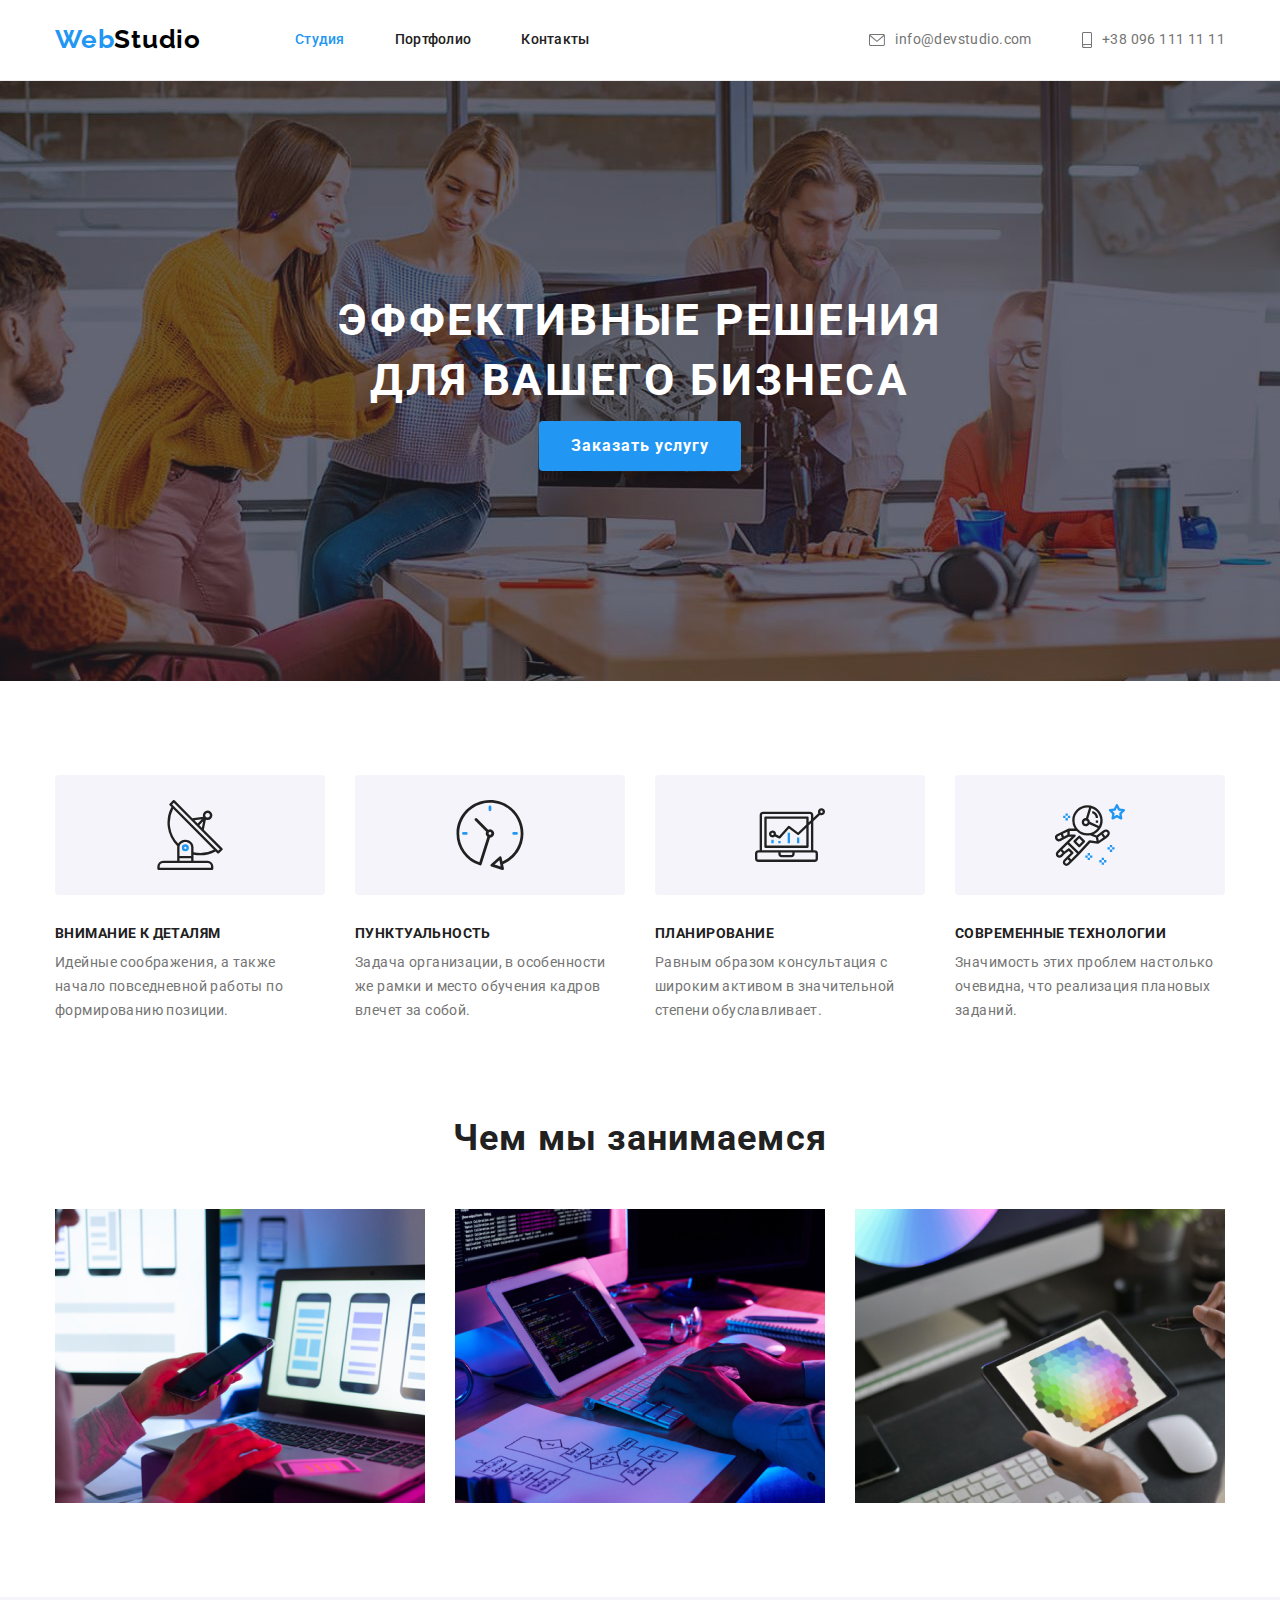
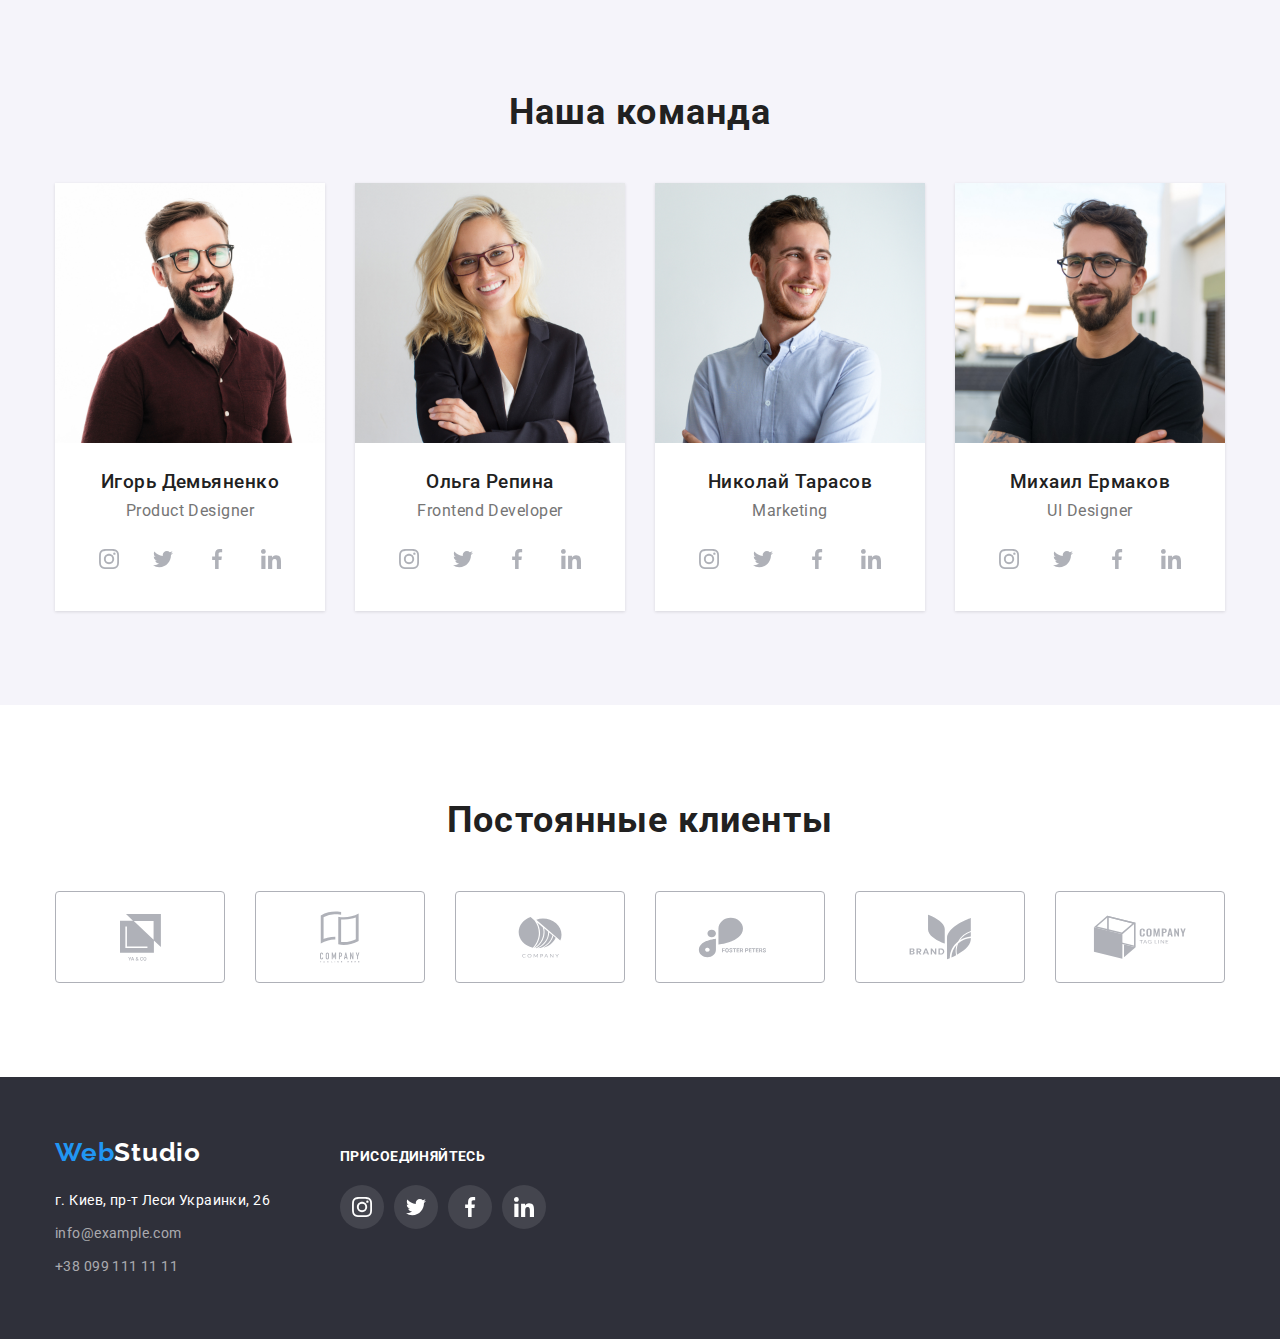
<file: index.html>
<!DOCTYPE html>
<html lang="ru">

<head>
    <meta charset="UTF-8">
    <meta http-equiv="X-UA-Compatible" content="IE=edge">
    <meta name="viewport" content="width=device-width, initial-scale=1.0">
    <title>goit-markup-hw-04</title>
    <link rel="preconnect" href="https://fonts.gstatic.com">
    <link
    href="https://fonts.googleapis.com/css2?family=Raleway:wght@700&family=Roboto:wght@400;500;700;900&display=swap"
    rel="stylesheet">
    <link rel="stylesheet" href="https://cdnjs.cloudflare.com/ajax/libs/modern-normalize/1.0.0/modern-normalize.min.css" />
    <link rel="stylesheet" href="./css/styles.css">
</head>

<body>
    <header class="header">
        <!--My comment-->
        <div class="container head">
            <a href="#" class="logo-link"> <span class="logo">Web</span><span class="logo-item">Studio</span></a>
            <nav class="nav">
                <ul class="nav-list">
                    <li>
                        <a class="nav-list-link current" href="./index.html">Студия</a>
                    </li>
                    <li>
                        <a class="nav-list-link" href="./portfolio.html">Портфолио</a>
                    </li>
                    <li>
                        <a class="nav-list-link" href="#contacts">Контакты</a>
                    </li>
                </ul>
            </nav>
            <ul class="contacts-list">
                <li class="contacts-list-item"> 
                <a class="contacts-list-link" href="mailto:info@devstudio.com ">
                    <svg class="contacts-icon" width="16px" height="12px">
                        <use href="./images/icons.svg#email">
                        </use>
                    </svg>info@devstudio.com</a>
                </li>
                <li class="contacts-list-item">
                <a class="contacts-list-link" href="tel:+380961111111"> 
                    <svg class="contacts-icon" width="10px" height="16px">
                        <use href="./images/icons.svg#phone">
                        </use>
                    </svg>+38 096 111 11 11</a>
                </li>
            </ul>
        </div>
    </header>
    <main>
        <!--Main content-->
        <section class=" section main">
            <div class="container hero">
                <!--Hero-->
                <!-- <div class="hero-title"> -->
        <h1 class="main-title">эффективные решения для вашего бизнеса</h1>
                <!-- </div> -->
                <div class="hero-button">
                <button class="button-order" type="button" width="">Заказать услугу</button>
                </div>
            </div>
        </section>

        <section class="section our-advantages">
            <!-- Наши преимущества-->
            <div class="container">
                <h2 class="visual-hiden">Наши преимущества</h2>
                <ul class="advantages">
                    <li class="advantegs-item">
                        <div class="advantages-icon">
                            <svg width="70" height="70"> 
                                <use href="./images/icons.svg#antenna"> 
                                </use>
                            </svg>
                        </div>
                        <div class="card-adv-content">
                            <h3 class="caption-title">внимание к деталям</h3>
                                <p class="card-adv-text">Идейные соображения, а также начало повседневной работы по формированию позиции.</p>
                        </div>
                    </li>
                    <li class="advantegs-item">
                        <div class="advantages-icon">
                            <svg width="70" height="70">
                                <use href="./images/icons.svg#clock"> 
                                </use>
                            </svg>
                        </div>                        
                        <div class="card-adv-content">
                            <h3 class="caption-title">пунктуальность</h3>
                                <p class="card-adv-text">Задача организации, в особенности же рамки и место обучения кадров влечет за собой.</p>
                        </div>
                    </li>
                    <li class="advantegs-item">
                        <div class="advantages-icon">
                            <svg width="70" height="70">
                                <use href="./images/icons.svg#diagram">
                                </use>
                            </svg>
                        </div>
                        <div class="card-adv-content">
                            <h3 class="caption-title">планирование</h3>
                                <p class="card-adv-text">Равным образом консультация с широким активом в значительной степени обуславливает.</p>
                        </div>
                    </li>
                    <li class="advantegs-item">
                        <div class="advantages-icon">
                            <svg width="70" height="70">
                                <use href="./images/icons.svg#astronaut">
                                </use>
                            </svg>
                        </div>
                        <div class="card-adv-content">
                            <h3 class="caption-title">современные технологии</h3>
                                <p class="card-adv-text">Значимость этих проблем настолько очевидна, что реализация плановых заданий.</p>
                        </div>
                    </li>
                </ul>
            </div>
        </section>

        <section class="section what-we-do">
            <div class="container ">
                <!--Чем мы занимаемся-->
                <h2 class="heading">Чем мы занимаемся</h2>
                <ul class="img-list">
                <li> <img src="./images/telefon.jpg" width="370" alt="разработка приложений на мобильный телефон"></li>
                <li> <img src="./images/table.jpg" width="370" alt="компьтерный стол"></li>
                <li> <img src="./images/planshet.jpg" width="370" alt="планшет"></li>
                </ul>
            </div>
        </section>

        <section class="section teams">
            <div class="container our-team">
                <!--Наша команда-->
                <div class="team">
                <h2 class="heading our-teams">Наша команда</h2>
                <ul class="team-list">
                    <li class="item">
                        <article class="card-team">
                        <div class="card-team-thumb">
                        <img src="images/demianenk.jpg" width="270" alt="Игорь Демьяненко">
                        </div>
                        <div class="card-team-content">
                        <h3 class="card-team-name">Игорь Демьяненко</h3>
                        <p class="card-team-text">Product Designer</p>
                        <ul class="social-icon-list">
                            <li class="social-icon-team">
                                <a class="social-icon-link" href="">
                                    <svg class="social-icon" width="20" height="20">
                                        <use href="./images/icons.svg#instagram"></use>
                                    </svg>
                                </a>
                            </li>
                            <li class="social-icon-team">
                                <a class="social-icon-link" href="">
                                    <svg class="social-icon" width="20" height="20">
                                        <use href="./images/icons.svg#twitter"></use>
                                    </svg>
                                </a>
                            </li>
                            <li class="social-icon-team">
                                <a class="social-icon-link" href="">
                                    <svg class="social-icon" width="20" height="20">
                                        <use href="./images/icons.svg#facebook"></use>
                                    </svg>
                                </a>
                            </li>
                            <li class="social-icon-team">
                                <a class="social-icon-link" href="">
                                    <svg class="social-icon" width="20" height="20">
                                        <use href="./images/icons.svg#linkedin"></use>
                                    </svg>
                                </a>
                            </li>
                        </ul>
                        </div>
                        </article>
                        
                    </li>
                    <li class="item">
                        <article class="card-team">
                        <div class="card-team-thumb">
                        <img src="images/repin.jpg" width="270" alt="Ольга Репина">
                        </div>
                        <div class="card-team-content">
                        <h3 class="card-team-name">Ольга Репина</h3>
                        <p class="card-team-text">Frontend Developer</p>
                        <ul class="social-icon-list">
                            <li class="social-icon-team">
                                <a class="social-icon-link" href="">
                                    <svg class="social-icon" width="20" height="20">
                                        <use href="./images/icons.svg#instagram"></use>
                                    </svg>
                                </a>
                            </li>
                            <li class="social-icon-team">
                                <a class="social-icon-link" href="">
                                    <svg class="social-icon" width="20" height="20">
                                        <use href="./images/icons.svg#twitter"></use>
                                    </svg>
                                </a>
                            </li>
                            <li class="social-icon-team">
                                <a class="social-icon-link" href="">
                                    <svg class="social-icon" width="20" height="20">
                                        <use href="./images/icons.svg#facebook"></use>
                                    </svg>
                                </a>
                            </li>
                            <li class="social-icon-team">
                                <a class="social-icon-link" href="">
                                    <svg class="social-icon" width="20" height="20">
                                        <use href="./images/icons.svg#linkedin"></use>
                                    </svg>
                                </a>
                            </li>
                        </ul>
                        </div>
                        </article>
                    </li>
                    <li class="item">
                        <article class="card-team">
                        <div class="card-team-thumb">
                        <img src="images/taraso.jpg" width="270" alt="Николай Тарасов">
                        </div>
                        <div class="card-team-content">
                        <h3 class="card-team-name">Николай Тарасов</h3>
                        <p class="card-team-text">Marketing</p>
                        <ul class="social-icon-list">
                            <li class="social-icon-team">
                                <a class="social-icon-link" href="">
                                    <svg class="social-icon" width="20" height="20">
                                        <use href="./images/icons.svg#instagram"></use>
                                    </svg>
                                </a>
                            </li>
                            <li class="social-icon-team">
                                <a class="social-icon-link" href="">
                                    <svg class="social-icon" width="20" height="20">
                                        <use href="./images/icons.svg#twitter"></use>
                                    </svg>
                                </a>
                            </li>
                            <li class="social-icon-team">
                                <a class="social-icon-link" href="">
                                    <svg class="social-icon" width="20" height="20">
                                        <use href="./images/icons.svg#facebook"></use>
                                    </svg>
                                </a>
                            </li>
                            <li class="social-icon-team">
                                <a class="social-icon-link" href="">
                                    <svg class="social-icon" width="20" height="20">
                                        <use href="./images/icons.svg#linkedin"></use>
                                    </svg>
                                </a>
                            </li>
                        </ul>
                        </div>
                        </article>
                    </li>
                    <li class="item">
                        <article class="card-team">
                        <div class="card-team-thumb">
                        <img src="images/ermak.jpg" width="270" alt="Михаил Ермаков">
                        </div>
                        <div class="card-team-content">
                        <h3 class="card-team-name">Михаил Ермаков</h3>
                        <p class="card-team-text">UI Designer</p>
                        <ul class="social-icon-list">
                            <li class="social-icon-team">
                                <a class="social-icon-link" href="">
                                    <svg class="social-icon" width="20" height="20">
                                        <use href="./images/icons.svg#instagram"></use>
                                    </svg>
                                </a>
                            </li>
                            <li class="social-icon-team">
                                <a class="social-icon-link" href="">
                                    <svg class="social-icon" width="20" height="20">
                                        <use href="./images/icons.svg#twitter"></use>
                                    </svg>
                                </a>
                            </li>
                            <li class="social-icon-team">
                                <a class="social-icon-link" href="">
                                    <svg class="social-icon" width="20" height="20">
                                        <use href="./images/icons.svg#facebook"></use>
                                    </svg>
                                </a>
                            </li>
                            <li class="social-icon-team">
                                <a class="social-icon-link" href="">
                                    <svg class="social-icon" width="20" height="20">
                                        <use href="./images/icons.svg#linkedin"></use>
                                    </svg>
                                </a>
                            </li>
                        </ul>
                        </div>
                        </article>
                    </li>
                </ul>
                </div>
            </div>
        </section>
        <section class="partners">
        <div class="container">
         <h2 class="heading">Постоянные клиенты</h2>   
        <ul class="partners-icon-list">
            <li class="partners-item">
                <a class="partners-icon-link" href="">
                    <svg class="partners-icon" width="41" height="47">
                        <use href="./images/icons.svg#yago"></use>
                    </svg>
                    </a>
                </li>
            <li class="partners-item">
                <div class="partners-icon-thumb">
                <a class="partners-icon-link" href="">
                    <svg class="partners-icon" width="40" height="52">
                        <use href="./images/icons.svg#companyteg"></use>
                    </svg>
                </a>
                </div>
            </li>
            <li class="partners-item">
                <div class="partners-icon-thumb">
                <a class="partners-icon-link" href="">
                    <svg class="partners-icon" width="44" height="42">
                        <use href="./images/icons.svg#company"></use>
                    </svg>
                </a>
                </div>
            </li>
            <li class="partners-item">
                <div class="partners-icon-thumb">
                <a class="partners-icon-link" href="">
                    <svg class="partners-icon" width="85" height="41">
                        <use href="./images/icons.svg#foster"></use>
                    </svg>
                </a>
                </div>
            </li>
            <li class="partners-item">
                <div class="partners-icon-thumb">
                <a class="partners-icon-link" href="">
                    <svg class="partners-icon" width="63" height="46">
                        <use href="./images/icons.svg#brand"></use>
                    </svg>
                </a>
                </div>
            </li>
            <li class="partners-item">
                <div class="partners-icon-thumb">
                <a class="partners-icon-link" href="">
                    <svg class="partners-icon" width="94" height="44">
                        <use href="./images/icons.svg#teghere"></use>
                    </svg>
                </a>
                </div>
            </li>
        </ul>
        </div>
        </section>

    </main>
    <footer class="footer">
        <div class="container foot">
            <!--copyrite-->
            <div class="foot-id">
                <a href="#" class="logo-link-foot"> <span class="logo">Web</span><span class="logo-item-foot">Studio</span></a>
            <address id="contacts">
                <ul class="contacts-list-foot">
                    <li>
                        <p class="text">г. Киев, пр-т Леси Украинки, 26</p>
                    </li>
                    <li><a class="link mail" href="mailto:info@example.com">info@example.com</a> </li>
                    <li><a class="link tel" href="tel:+380991111111">+38 099 111 11 11</a> </li>
                </ul>
            </address>
            </div>
            <div class="connect">
                <h2 class="connect-title">присоединяйтесь</h2>
                <ul class="social-connect-list">
                    <li class="social-connect-item">
                        <a class="social-connect-link" href="">
                            <svg class="social-connect-icon" width="20" height="20">
                                <use href="./images/icons.svg#instagram"></use>
                            </svg>
                        </a>
                    </li>
                    <li class="social-connect-item">
                        <a class="social-connect-link" href="">
                            <svg class="social-connect-icon" width="20" height="20">
                                <use href="./images/icons.svg#twitter"></use>
                            </svg>
                        </a>
                    </li>
                    <li class="social-connect-item">
                        <a class="social-connect-link" href="">
                            <svg class="social-connect-icon" width="20" height="20">
                                <use href="./images/icons.svg#facebook"></use>
                            </svg>
                        </a>
                    </li>
                    <li class="social-connect-item">
                        <a class="social-connect-link" href="">
                            <svg class="social-connect-icon" width="20" height="20">
                                <use href="./images/icons.svg#linkedin"></use>
                            </svg>
                        </a>
                    </li>
                </ul>
            </div>
        </div>
        
    </footer>
</body>
</html>
</file>
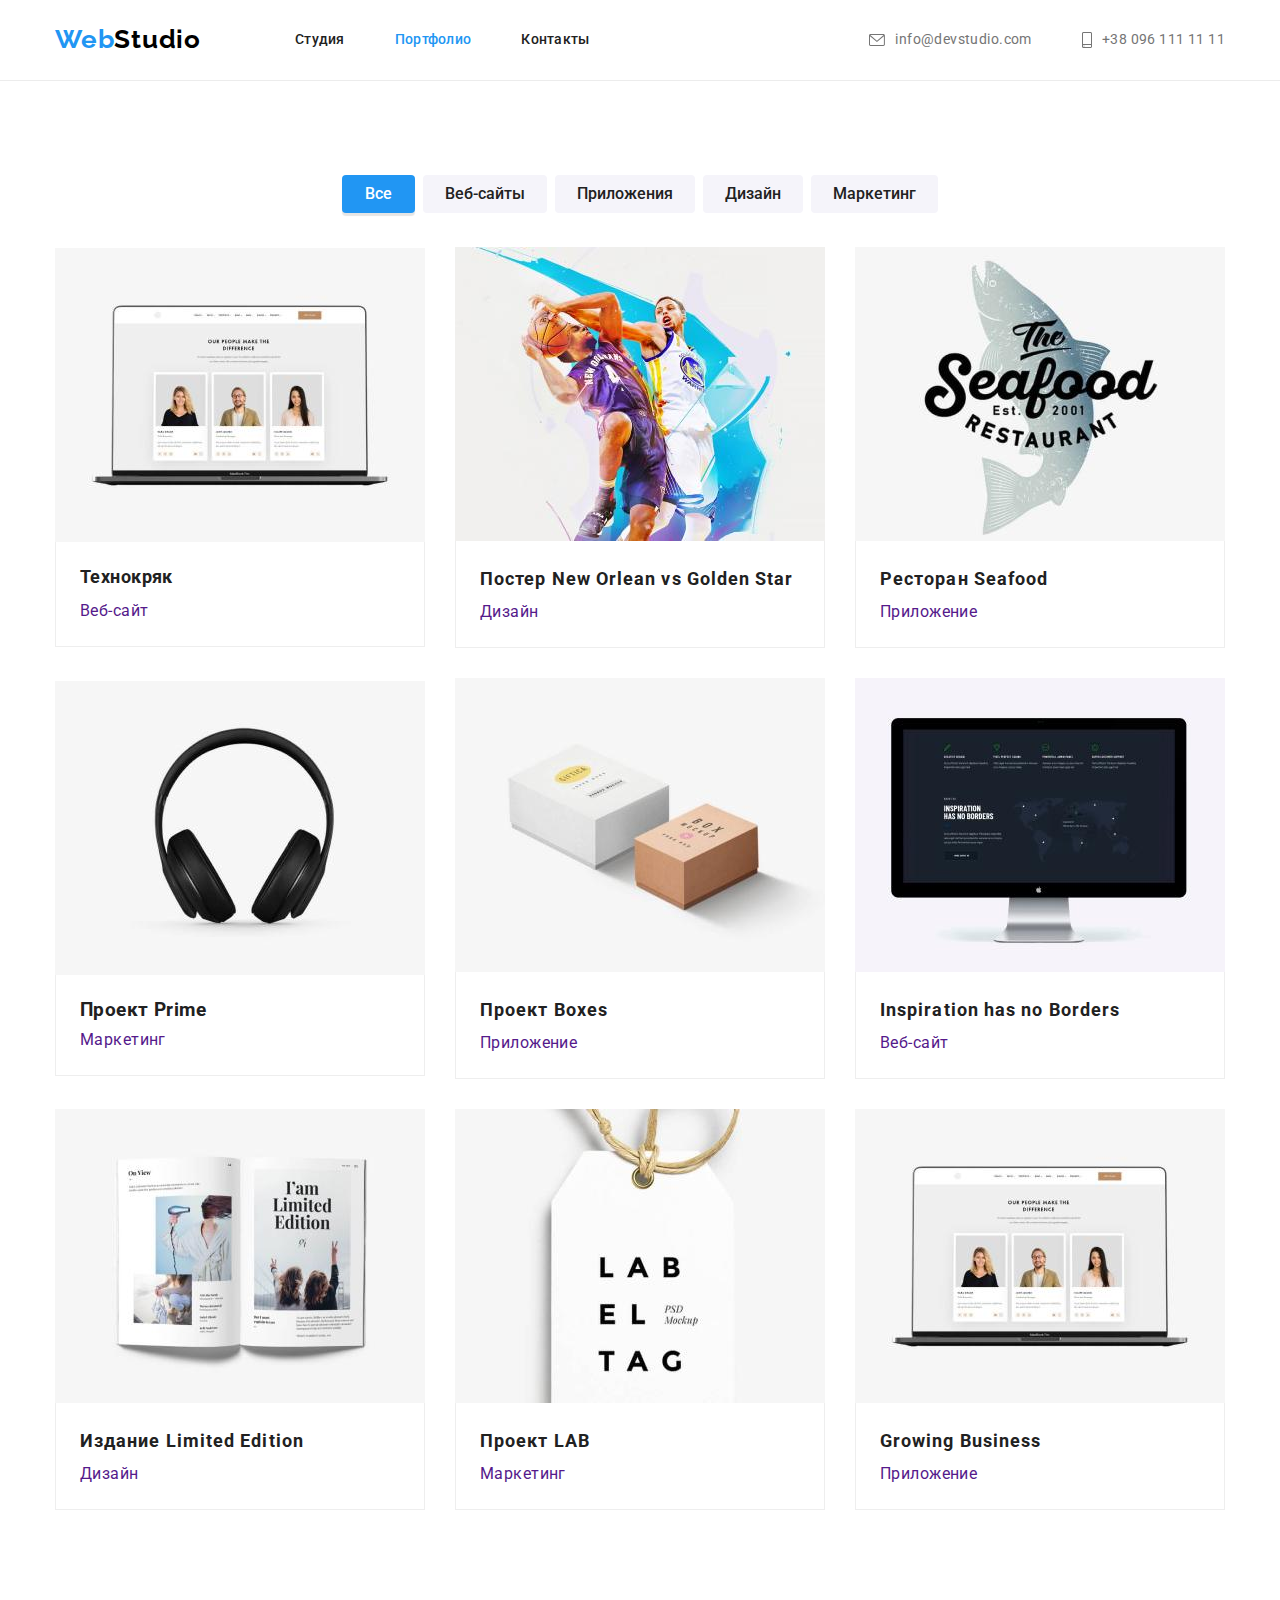
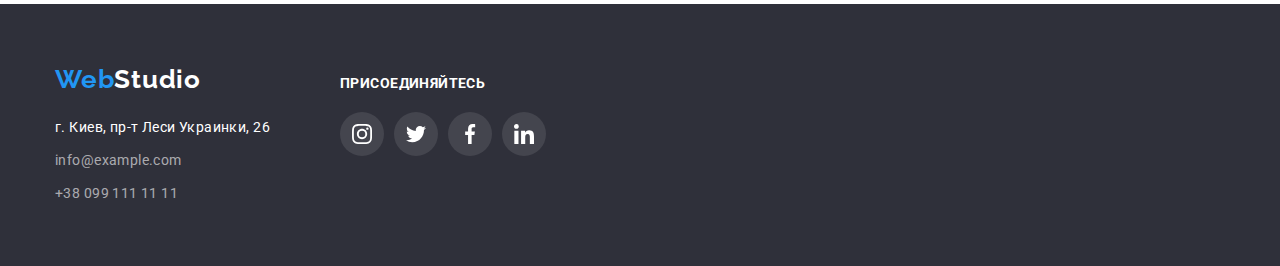
<file: portfolio.html>
<!DOCTYPE html>
<html lang="ru">

<head>
    <meta charset="UTF-8">
    <meta http-equiv="X-UA-Compatible" content="IE=edge">
    <meta name="viewport" content="width=device-width, initial-scale=1.0">
    <title>goit-markup-hw-04</title>
    <link rel="preconnect" href="https://fonts.gstatic.com">
    <link
        href="https://fonts.googleapis.com/css2?family=Raleway:wght@700&family=Roboto:wght@400;500;700;900&display=swap"
        rel="stylesheet">
    <link rel="stylesheet" href="https://cdnjs.cloudflare.com/ajax/libs/modern-normalize/1.0.0/modern-normalize.min.css" />
    <link rel="stylesheet" href="./css/styles.css">
</head>

<body>
    <header class="header">
        <!--My comment-->
        <div class="container head">
            <a href="#" class="logo-link"> <span class="logo">Web</span><span class="logo-item">Studio</span></a>
            <nav class="nav">
                <ul class="nav-list">
                    <li>
                        <a class="nav-list-link" href="./index.html">Студия</a>
                    </li>
                    <li>
                        <a class="nav-list-link current" href="./portfolio.html">Портфолио</a>
                    </li>
                    <li>
                        <a class="nav-list-link" href="#contacts">Контакты</a>
                    </li>
                </ul>
            </nav>
            <ul class="contacts-list">
                <li class="contacts-list-item">
                    <a class="contacts-list-link" href="mailto:info@devstudio.com ">
                        <svg class="contacts-icon" width="16px" height="12px">
                            <use href="./images/icons.svg#email">
                            </use>
                        </svg>info@devstudio.com</a>
                </li>
                <li class="contacts-list-item">
                    <a class="contacts-list-link" href="tel:+380961111111">
                        <svg class="contacts-icon" width="10px" height="16px">
                            <use href="./images/icons.svg#phone">
                            </use>
                        </svg>+38 096 111 11 11</a>
                </li>
            </ul>
        </div>
    </header>
    <main>
        <!--PORTFOLIO-->
        <section class="section">
            <div class="container our-products">
                <h1 class="title-portfolio visual-hiden">Наши продукты</h1>
                <ul class="button-list">
                    <li class="products-button">
                        <button class="button sellect-but" type="button">Все</button>
                    </li>
                    <li class="products-button">
                        <button class="button" type="button">Веб-сайты</button>
                    </li>
                    <li class="products-button">
                        <button class="button" type="button">Приложения</button>
                    </li>
                    <li class="products-button">
                        <button class="button" type="button">Дизайн</button>
                    </li>
                    <li class="products-button">
                        <button class="button" type="button">Маркетинг</button>
                    </li>
                </ul>
                <ul class="products-list">
                    <li class="products-list-item">
                    <a href="" class="products-card">
                        <img src="./images/technokriak.jpg" alt="" width="370">
                        <div class="card-content">
                        <h3 class="card-title">Технокряк</h3>
                        <p class="card-text">Веб-сайт</p>
                        </div>
                    </a>
                    </li>

                    <li class="products-list-item">
                        <a href="" class="products-card">
                        <img src="./images/poster-new-orlean.jpg" alt="" width="370">
                        <div class="card-content">
                        <h3 class="title"> Постер New Orlean vs Golden Star </h3>
                        <p>Дизайн</p>
                        </div>
                        </a>
                    </li>

                    <li class="products-list-item">
                        <a href="" class="products-card">
                        <img src="./images/restoran-seafood.jpg" alt="" width="370">
                        <div class="card-content">
                        <h3 class="title">Ресторан Seafood</h3>
                        <p>Приложение</p>
                        </div>
                        </a>
                    </li>

                    <li class="products-list-item">
                        <a href="" class="products-card">
                        <img src="./images/proekt-prime.jpg" alt="" width="370">
                        <div class="card-content">
                        <h3>Проект Prime</h3>
                        <p>Маркетинг</p>
                        </div>
                        </a>
                    </li>

                    <li class="products-list-item">
                        <a href="" class="products-card">
                        <img src="./images/projekt-boxes.jpg" alt="" width="370">
                        <div class="card-content">
                        <h3 class="title">Проект Boxes</h3>
                        <p>Приложение</p>
                        </div>
                        </a>
                    </li>

                    <li class="products-list-item">
                        <a href="" class="products-card">
                        <img src="./images/inspiration-has-no-borders.jpg" alt="" width="370">
                        <div class="card-content">
                        <h3 class="title">Inspiration has no Borders</h3>
                        <p>Веб-сайт</p>
                        </div>
                        </a>
                    </li>

                    <li class="products-list-item">
                        <a href="" class="products-card">
                        <img src="./images/limited-edition.jpg" alt="" width="370">
                        <div class="card-content">
                        <h3 class="title">Издание Limited Edition</h3>
                        <p>Дизайн</p>
                        </div>
                        </a>
                    </li>

                    <li class="products-list-item">
                        <a href="" class="products-card">
                        <img src="./images/project-lab-el-tag.jpg" alt="" width="370">
                        <div class="card-content">
                        <h3 class="title">Проект LAB</h3>
                        <p>Маркетинг</p>
                        </div>
                        </a>
                    </li>
                    
                    <li class="products-list-item">
                        <a href="" class="products-card">
                        <img src="./images/technokriak.jpg" alt="" width="370">
                        <div class="card-content">
                        <h3 class="title">Growing Business</h3>
                        <p>Приложение</p>
                        </div>
                        </a>
                    </li>
                </ul>
            </div>
        </section>

    </main>
    <footer class="footer">
        <div class="container foot">
            <!--copyrite-->
            <div class="foot-id">
                <a href="#" class="logo-link-foot"> <span class="logo">Web</span><span
                        class="logo-item-foot">Studio</span></a>
                <address id="contacts">
                    <ul class="contacts-list-foot">
                        <li>
                            <p class="text">г. Киев, пр-т Леси Украинки, 26</p>
                        </li>
                        <li><a class="link mail" href="mailto:info@example.com">info@example.com</a> </li>
                        <li><a class="link tel" href="tel:+380991111111">+38 099 111 11 11</a> </li>
                    </ul>
                </address>
            </div>
            <div class="connect">
                <h2 class="connect-title">присоединяйтесь</h2>
                <ul class="social-connect-list">
                    <li class="social-connect-item">
                        <a class="social-connect-link" href="">
                            <svg class="social-connect-icon" width="20" height="20">
                                <use href="./images/icons.svg#instagram"></use>
                            </svg>
                        </a>
                    </li>
                    <li class="social-connect-item">
                        <a class="social-connect-link" href="">
                            <svg class="social-connect-icon" width="20" height="20">
                                <use href="./images/icons.svg#twitter"></use>
                            </svg>
                        </a>
                    </li>
                    <li class="social-connect-item">
                        <a class="social-connect-link" href="">
                            <svg class="social-connect-icon" width="20" height="20">
                                <use href="./images/icons.svg#facebook"></use>
                            </svg>
                        </a>
                    </li>
                    <li class="social-connect-item">
                        <a class="social-connect-link" href="">
                            <svg class="social-connect-icon" width="20" height="20">
                                <use href="./images/icons.svg#linkedin"></use>
                            </svg>
                        </a>
                    </li>
                </ul>
            </div>
        </div>
    
    </footer>
</body>
</html>
</file>
<file: css/styles.css>
:root {
  --active-color: #2196f3;
  --white-color: #ffffff;
  --text-color: #757575;
  --main-font: "Roboto", sans-serif;
  --accent-font: "Raleway", sans-serif;
  --title-color: #212121;
  --button-background: #f5f4fa;
  --button-background-active: #2196f3;
  --back-dark: #2f303a;
  --foot-contact-text: rgba(255, 255, 255, 0.6);
  --back-color-order: #188ce8;
  --card-set-gap: 30px;
  --card-content-bc: #eeeeee;
  --icon-color: #afb1b8;
  --icon-connect: rgba(255, 255, 255, 0.1);
}
* {
  margin: 0;
  padding: 0;
}
/* body styles */
body {
  background-color: var(--white-color);
  font-family: var(--main-font);
  color: var(--text-color);
  font-size: 14px;
  line-height: 1.71em;
  letter-spacing: 0.03em;
}
.container {
  width: 1200px;
  padding-left: 15px;
  padding-right: 15px;
  margin-left: auto;
  margin-right: auto;
}
.section {
  padding: 94px 0;
  margin-left: auto;
  margin-right: auto;
}
ul {
  list-style: none;
}
a {
  text-decoration: none;
}
a:active {
  color: var(--active-color);
}
h1,
h2,
h3,
h4,
h5,
h6 {
  color: var(--title-color);
  margin: 0;
}

p {
  margin: 0;
}

img {
  display: block;
  max-width: 100%;
  height: auto;
}

/* HEDER STYLES */
.head {
  display: flex;
  align-items: center;
  margin-bottom: 0;
}
.header {
  border-bottom: 1px solid #ececec;
}
.nav-list {
  display: flex;
  flex-direction: row;
}
.nav-list > li:not(:last-child) {
  margin-right: 50px;
}
.logo {
  color: var(--active-color);
}
.logo-item {
  color: #000000;
}
.logo-link {
  font-family: var(--accent-font);
  font-weight: 700;
  font-size: 26px;
  line-height: 1.19em;
  letter-spacing: 0.03em;
  margin-right: 94px;
  padding-top: 24px;
  padding-bottom: 25px;
}
.nav a:hover,
.nav a:focus,
.nav .current {
  color: var(--active-color);
}
.nav-list-link {
  font-weight: 500;
  font-size: 14px;
  line-height: 1.14em;
  letter-spacing: 0.02em;
  color: var(--title-color);
  display: flex;
  flex-direction: row;
  align-items: center;
  padding-top: 32px;
  padding-bottom: 32px;
}
.contacts-list {
  line-height: 1.14em;
  display: inline-flex;
  margin-left: auto;
}
.contacts-list-link {
  text-decoration: none;
  display: flex;
  flex-direction: row;
  font-style: normal;
  color: inherit;
  padding-top: 32px;
  padding-bottom: 32px;
  align-items: center;
}
.contacts-list-link:hover,
.contacts-list-link:focus {
  color: var(--active-color);
}
.contacts-list > li:not(:last-child) {
  margin-right: 50px;
}
.contacts-icon {
  fill: currentColor;
  margin-right: 10px;
}

/* HERO SECTION  */
.main {
  height: 600px;
  max-width: 1600px;
  display: flex;
  background-image: linear-gradient(
      rgba(47, 48, 58, 0.4),
      rgba(47, 48, 58, 0.4)
    ),
    url(../images/hero-bc.jpg);
  background-size: cover;
  background-position: center;
  margin-left: auto;
  margin-right: auto;
  padding-top: 200;
  padding-bottom: 200;
}
.hero {
  display: flex;
  align-items: center;
  justify-content: center;
  flex-direction: column;
  flex-wrap: wrap;
  padding-top: 200;
  padding-bottom: 200;
}
.main-title {
  color: var(--white-color);
  font-size: 44px;
  line-height: 1.36em;
  letter-spacing: 0.06em;
  text-align: center;
  justify-content: center;
  width: 696px;
  margin-left: auto;
  margin-right: auto;
  /* padding-top: 200px; */
}
.hero-title {
  display: flex;
  text-align: center;
  justify-content: center;
  align-items: center;
}
.hero .main-title,
.advantages .caption-title,
.connect-title {
  text-transform: uppercase;
}
.visual-hiden {
  visibility: hidden;
  position: absolute;
  clip: rect(0 0 0 0);
  width: 1px;
  height: 1px;
  margin: -1px;
}
.button-order {
  display: inline-block;
  font-weight: 700;
  font-size: 16px;
  line-height: 1.88em;
  color: var(--white-color);
  background-color: var(--button-background-active);
  letter-spacing: 0.06em;
  padding: 10px 32px;
  cursor: pointer;
  border: none;
  box-shadow: 0px 4px 4px rgba(0, 0, 0, 0.15);
  border-radius: 4px;
}
.hero-button {
  display: flex;
  justify-content: center;
  margin-top: 10px;
}
.button.order:hover,
.button.order:focus {
  background-color: var(--back-color-order);
  cursor: pointer;
}
/* SECTION ADVANTAGES */

.caption-title {
  font-weight: 700;
  font-size: 14px;
  line-height: 1.17em;
  letter-spacing: 0.03em;
  color: var(--title-color);
}
.caption-title pre::first-letter {
  text-transform: uppercase;
}
.advantages {
  padding: 0;
  margin: 0;
  list-style: none;
  display: flex;
  flex-wrap: wrap;
  margin-left: -30px;
}
.advantages > .advantegs-item {
  flex-basis: calc(100% / 4 - 30px);
  margin-left: 30px;
}
.card-adv-text {
  margin-top: 10px;
}
.card-adv-content {
  margin-top: 30px;
}
.advantages-icon {
  display: flex;
  width: 270px;
  height: 120px;
  border-radius: 4px;
  justify-content: center;
  align-items: center;
  background-color: var(--button-background);
  fill: currentColor;
}
.our-advantages {
  padding-top: 94px;
}
/* WHAT WE DO */

.heading {
  font-weight: 700;
  font-size: 36px;
  line-height: 1.17em;
  letter-spacing: 0.03em;
  color: var(--title-color);
  text-align: center;
}
.img-list {
  display: flex;
  flex-direction: row;
  margin-top: 50px;
}
.img-list > li:not(:last-child) {
  margin-right: 30px;
}
.what-we-do {
  padding-bottom: 94px;
  padding-top: 0;
}

/* Наша команда */
.teams {
  background-color: var(--button-background);
}
.item {
  background-color: var(--white-color);
  box-shadow: 0px 2px 1px 0px rgba(0, 0, 0, 0.2);
  box-shadow: 0px 1px 1px 0px rgba(0, 0, 0, 0.14);
  box-shadow: 0px 1px 3px 0px rgba(0, 0, 0, 0.12);
}
.team-list {
  padding: 0;
  margin: 0;
  list-style: none;
  display: flex;
  flex-wrap: wrap;
  margin-left: -30px;
  margin-top: -30px;
}
.our-teams {
  margin-bottom: 50px;
}
.card-team-thumb {
  display: block;
  max-width: 100%;
}
.team-list > .item {
  font-size: 16px;
  line-height: 1.17em;
  letter-spacing: 0.03em;
  text-align: center;
  margin-left: 30px;
  margin-top: 30px;
  width: auto;
  border: none;
}
.card-team-content {
  padding: 30px 32px;
}
.card-team-text {
  margin-top: 10px;
}
.card-team-name {
  font-weight: 500;
}
.our-team .heading {
  text-align: center;
}
.social-icon-list {
  display: flex;
  text-align: center;
  justify-content: center;
  margin-top: 16px;
}
.social-icon-link {
  display: flex;
  width: 44px;
  height: 44px;
  border: none;
  border-radius: 50%;
  justify-content: center;
  align-items: center;
  fill: var(--icon-color);
}
.social-icon-team:not(:last-child) {
  margin-right: 10px;
}
.social-icon-link:hover,
.social-icon-link:focus {
  background-color: var(--active-color);
  fill: var(--white-color);
}

/* PARTNERS */
.partners {
  margin: 94px auto;
}
.partners-icon-list {
  display: flex;
  flex-direction: row;
  margin-top: 50px;
}
.partners-icon-list > li:not(:last-child) {
  margin-right: 30px;
}
.partners-icon-link {
  display: flex;
  align-items: center;
  justify-content: center;
  width: 170px;
  height: 92px;
  border: 1px solid var(--icon-color);
  border-radius: 4px;
  cursor: pointer;
}
.partners-icon {
  display: inline-block;
  align-items: center;
  justify-content: center;

  fill: var(--icon-color);
  color: currentColor;
}
.partners-icon-link:hover,
.partners-icon-link:focus {
  border-color: var(--button-background-active);
}
.partners-icon-link:focus .partners-icon,
.partners-icon-link:hover .partners-icon {
  fill: var(--active-color);
}
/* PORTFOLIO */

.title {
  font-weight: 700;
  font-size: 18px;
  line-height: 2em;
  letter-spacing: 0.06em;
}
.products-list {
  font-size: 16px;
  line-height: 1.88em;
  display: flex;
  flex-wrap: wrap;
  justify-content: center;
  align-items: center;
  padding: 0;
  margin: 0;
  margin-top: calc(-1 * var(--card-set-gap));
  margin-left: calc(-1 * var(--card-set-gap));
}
.products-list > .products-list-item {
  flex-basis: calc(100% / 3 - 30px);
  margin-left: var(--card-set-gap);
  margin-top: var(--card-set-gap);
}
.card-title {
  font-size: 18px;
}
.card-text {
  margin-top: 4px;
}
.card-content {
  padding: 20px 24px;
  border-right: 1px solid var(--card-content-bc);
  border-bottom: 1px solid var(--card-content-bc);
  border-left: 1px solid var(--card-content-bc);
}

.products-list-item:hover,
.products-list-item:focus {
  background: #ffffff;
  border: 1px solid #eeeeee;
  box-shadow: 0px 1px 1px rgba(0, 0, 0, 0.12), 0px 4px 4px rgba(0, 0, 0, 0.06),
    1px 4px 6px rgba(0, 0, 0, 0.16);
}

/* PORTFOLIO BUTTON */
.button-list {
  display: flex;
  flex-direction: row;
  margin-bottom: 34px;
  justify-content: center;
}
.button {
  font-family: inherit;
  font-weight: 500;
  font-size: 16px;
  line-height: 1.63;
  color: var(--title-color);
  background-color: var(--button-background);
  min-width: 73px;
  border: 0px;
  padding: 6px 22px;
  border-radius: 4px;
  cursor: pointer;
}
.products-button:not(:last-child) {
  margin-right: 8px;
}
.sellect-but {
  background-color: var(--button-background-active);
  color: var(--white-color);
  box-shadow: 0px 2px 2px 0px rgba(0, 0, 0, 0.12);
  box-shadow: 0px 1px 2px 0px rgba(0, 0, 0, 0.08);
  box-shadow: 0px 3px 1px 0px rgba(0, 0, 0, 0.1);
}
.button:hover,
.button:focus {
  background-color: var(--button-background-active);
  color: var(--white-color);
  box-shadow: 0px 2px 2px 0px rgba(0, 0, 0, 0.12);
  box-shadow: 0px 1px 2px 0px rgba(0, 0, 0, 0.08);
  box-shadow: 0px 3px 1px 0px rgba(0, 0, 0, 0.1);
}
/* FOOTER */
.footer {
  background-color: var(--back-dark);
  padding: 60px 15px;
  margin-right: auto;
  margin-left: auto;
  display: flex;
}
.foot {
  color: var(--white-color);
  display: flex;
  flex-direction: row;
  vertical-align: baseline;
}
.logo-link-foot {
  font-family: var(--accent-font);
  font-weight: 700;
  font-size: 26px;
  line-height: 1.19em;
  letter-spacing: 0.03em;
  padding: 0;
  margin-top: 60px;
  margin: 0;
}
.contacts-list-foot > li {
  font-style: normal;
}
.contacts-list-foot {
  margin-top: 20px;
}
.contacts-list-foot .link {
  display: inline-block;
  color: var(--foot-contact-text);
  margin-top: 9px;
}
.contacts-list-foot a:hover,
.contacts-list-foot a:focus {
  color: var(--active-color);
}
.logo-item-foot {
  color: var(--white-color);
}
/* CONNECT */
.connect-title {
  font-weight: 700;
  font-size: 14px;
  line-height: 1.14em;
  letter-spacing: 0.03em;
  color: var(--white-color);
  text-align: center;
}
.connect {
  display: flex;
  align-items: flex-start;
  justify-content: flex-start;
  flex-direction: column;
  margin-left: 70px;
  margin-top: 12px;
}

.social-connect-list {
  display: flex;
  text-align: center;
  justify-content: center;
  margin-top: 20px;
}
.social-connect-link {
  display: flex;
  width: 44px;
  height: 44px;
  border: none;
  border-radius: 50%;
  justify-content: center;
  align-items: center;
  background-color: var(--icon-connect);
  fill: var(--white-color);
}
.social-connect-item:not(:last-child) {
  margin-right: 10px;
}
.social-connect-link:hover,
.social-connect-link:focus {
  background-color: var(--active-color);
}
</file>
